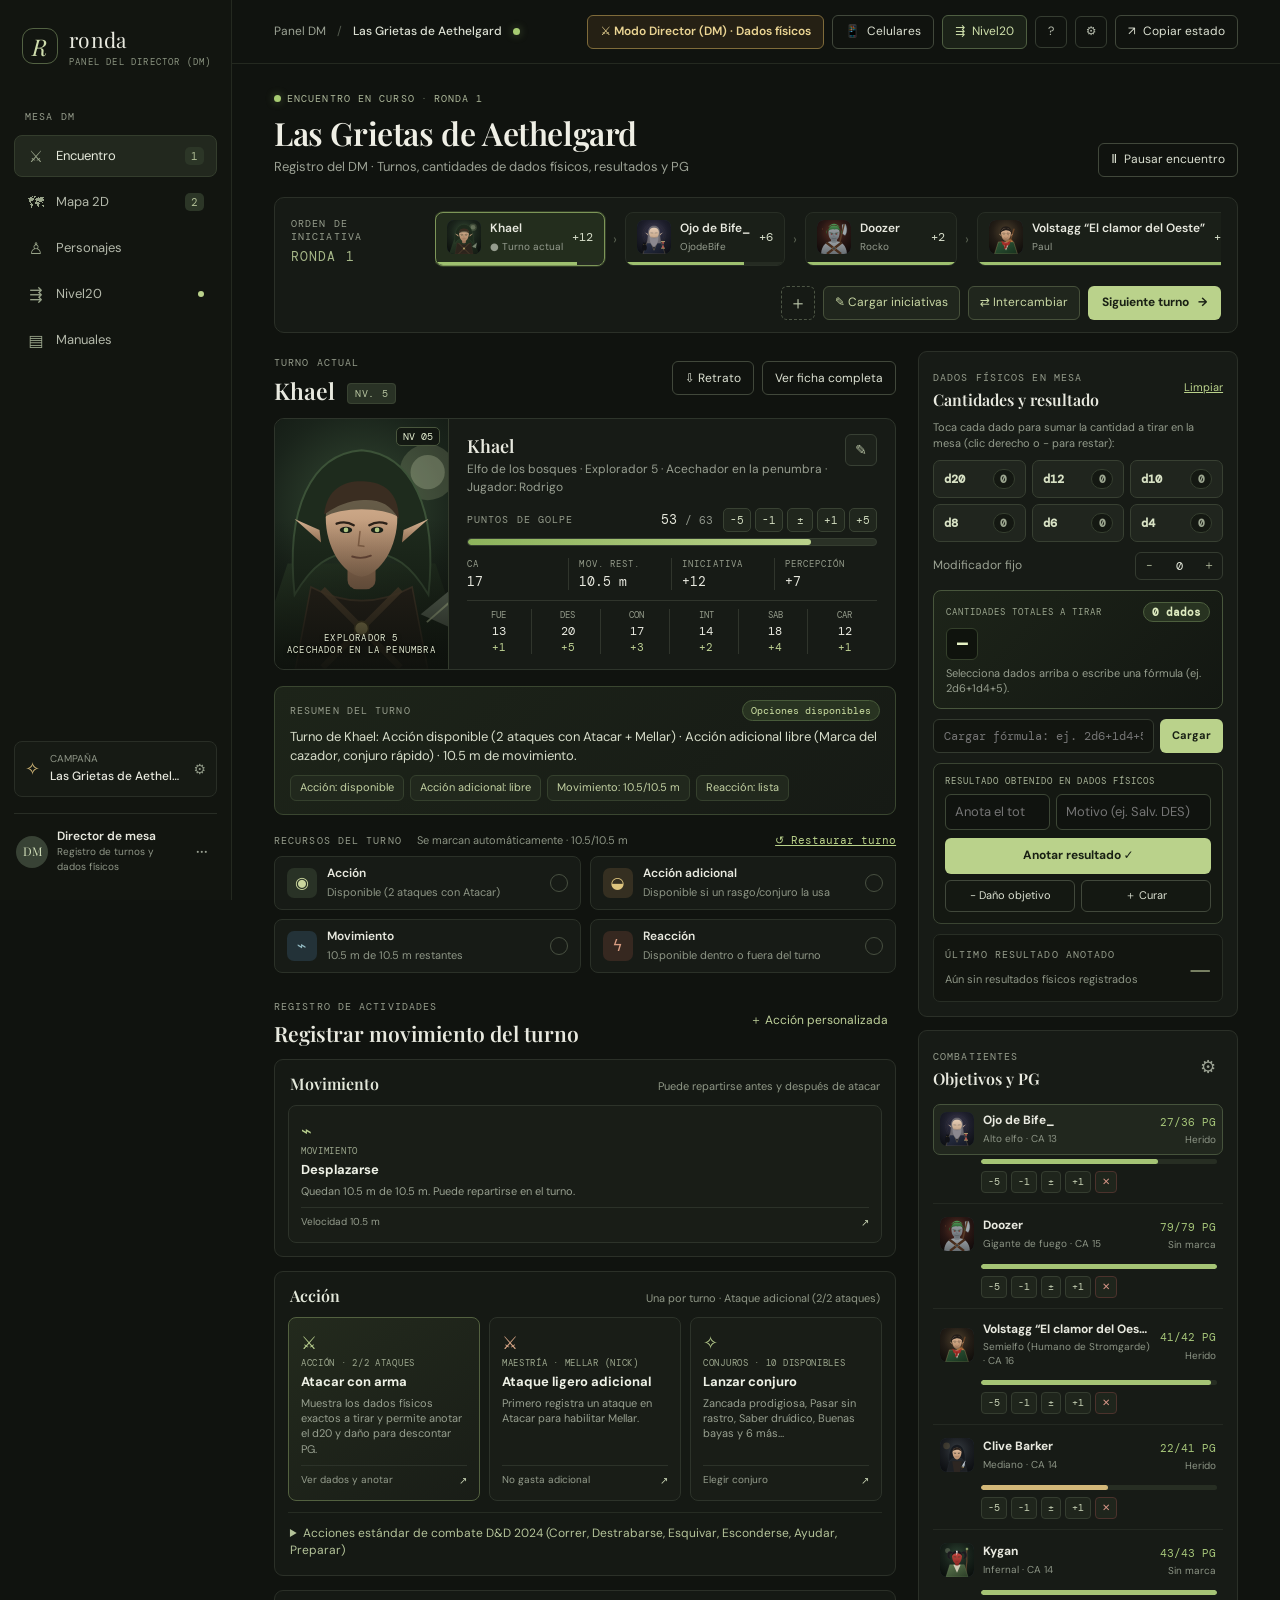
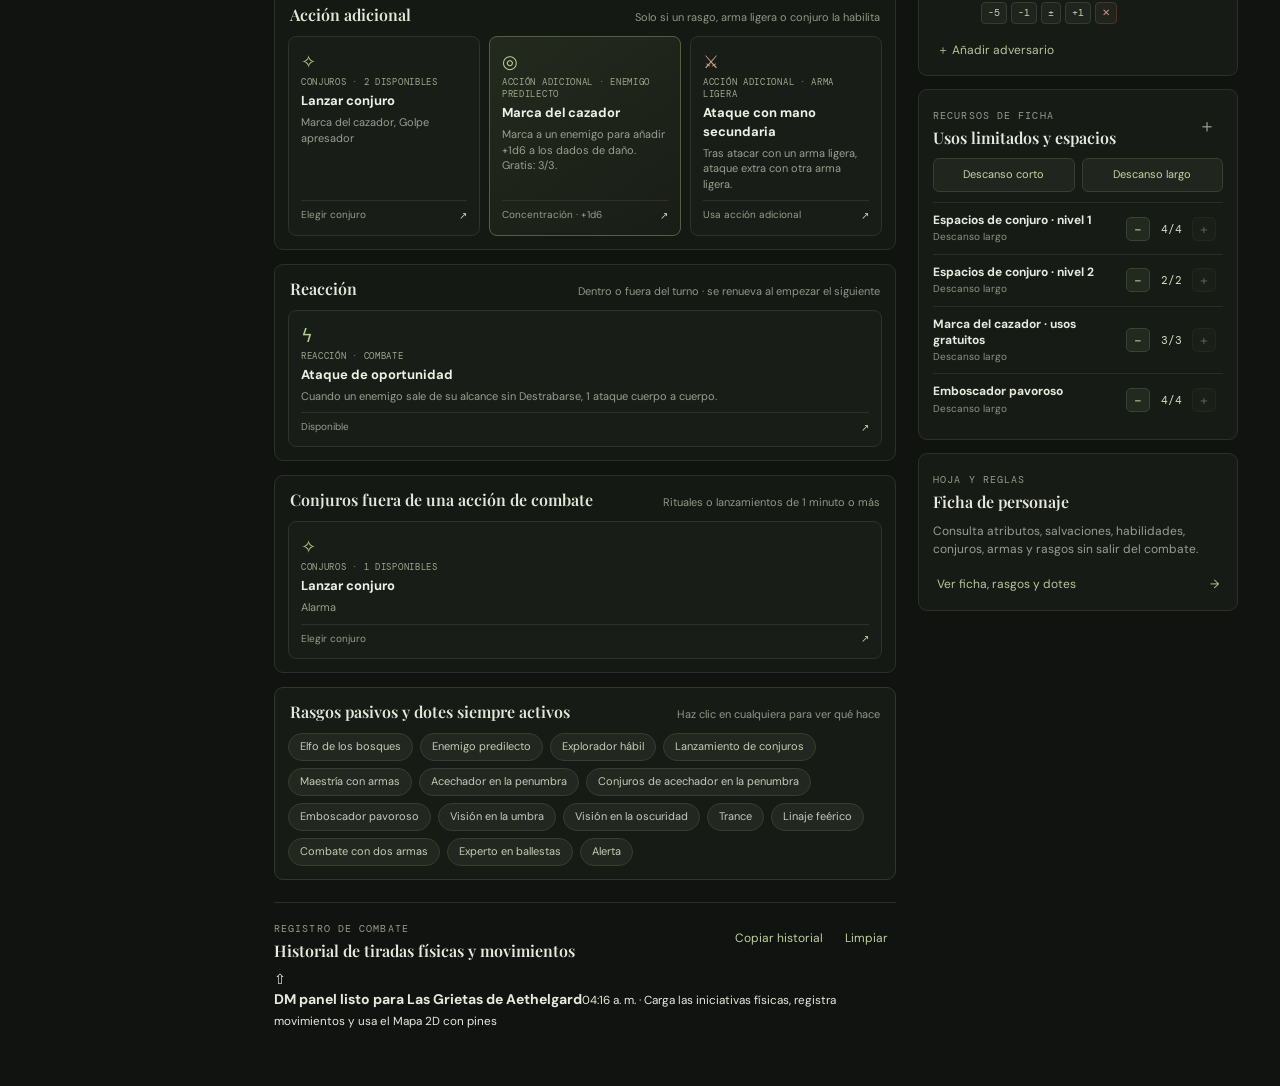
<file: index.html>
<!doctype html>
<html lang="es">
<head>
  <meta charset="utf-8">
  <meta name="viewport" content="width=device-width, initial-scale=1">
  <meta name="theme-color" content="#10130f">
  <title>Ronda — Panel DM · D&amp;D 2024 (Dados físicos)</title>
  <link rel="preconnect" href="https://fonts.googleapis.com">
  <link rel="preconnect" href="https://fonts.gstatic.com" crossorigin>
  <link href="https://fonts.googleapis.com/css2?family=DM+Mono:wght@400;500&family=DM+Sans:wght@400;500;600;700&family=Playfair+Display:wght@600;700&display=swap" rel="stylesheet">
  <link rel="stylesheet" href="src/styles/main.css">
</head>
<body>
  <div id="appRoot"></div>
  <script src="lib/peerjs.min.js"></script>
  <script src="lib/qrcode.js"></script>
  <script type="module" src="src/presentation/main.js"></script>
</body>
</html>
</file>
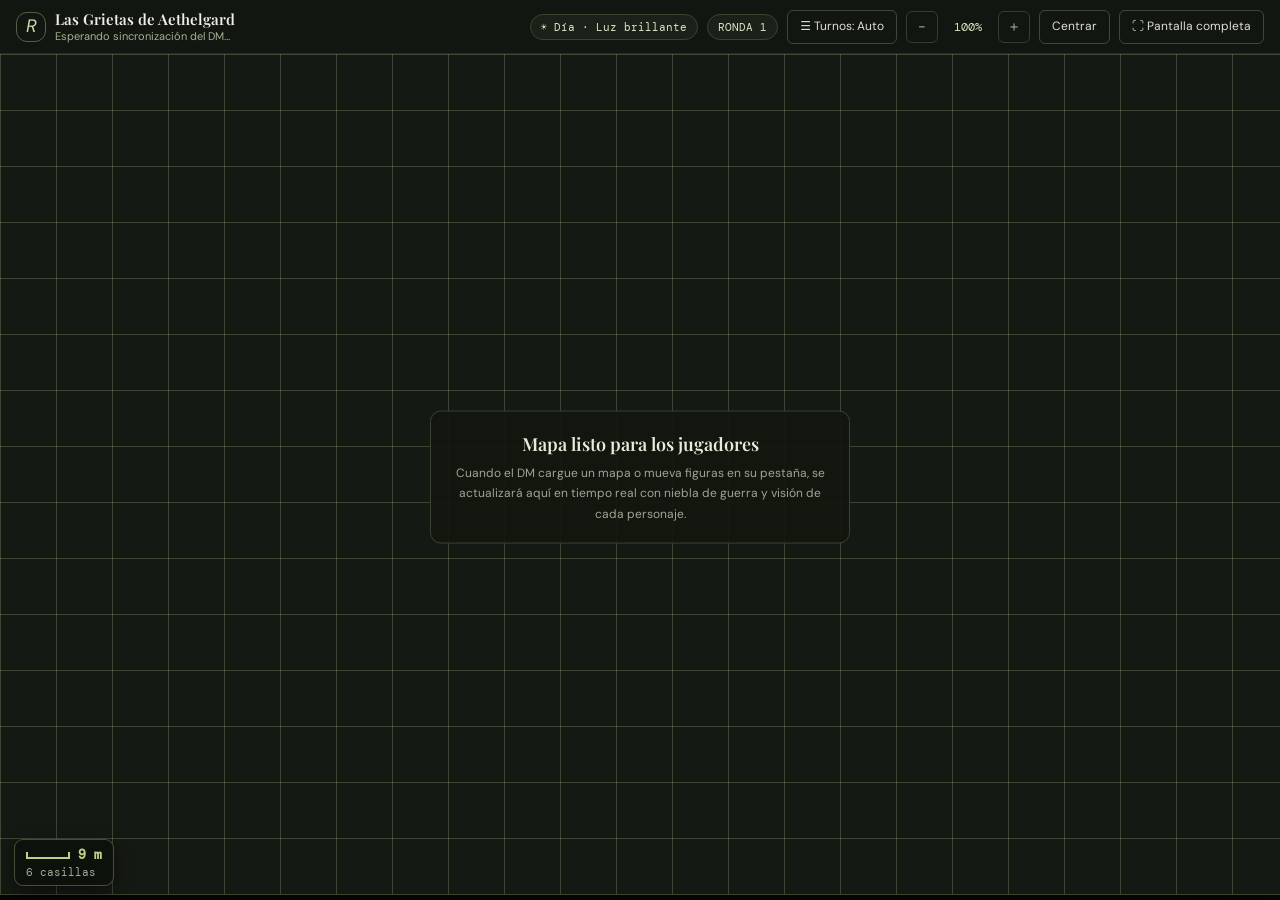
<file: player-map.html>
<!doctype html>
<html lang="es">
<head>
  <meta charset="utf-8">
  <meta name="viewport" content="width=device-width, initial-scale=1">
  <meta name="theme-color" content="#0b0d0a">
  <title>Ronda — Mapa para Jugadores</title>
  <link rel="preconnect" href="https://fonts.googleapis.com">
  <link rel="preconnect" href="https://fonts.gstatic.com" crossorigin>
  <link href="https://fonts.googleapis.com/css2?family=DM+Mono:wght@400;500&family=DM+Sans:wght@400;500;600;700&family=Playfair+Display:wght@600;700&display=swap" rel="stylesheet">
  <link rel="stylesheet" href="src/styles/main.css">
</head>
<body class="player-map-body">
  <div class="fs-hover-zone" id="fsHoverZone" aria-hidden="true"></div>

  <header class="player-map-hud" id="playerMapHud">
    <div class="player-hud-left">
      <span class="brand-mark small-mark">R</span>
      <div>
        <b id="playerCampaignName">Las Grietas de Aethelgard</b>
        <small id="playerTurnBanner">Esperando sincronización del DM…</small>
      </div>
    </div>
    <div class="player-hud-right">
      <span class="light-pill" id="playerLightBadge">☀ Día · Luz brillante</span>
      <span class="light-pill" id="playerRoundBadge">RONDA 1</span>
      <button type="button" class="outline-btn" id="pToggleTurnsBtn" title="Mostrar/ocultar columna de próximos turnos (tecla T)">☰ Turnos: Auto</button>
      <button type="button" class="icon-btn" id="pZoomOut" title="Alejar">−</button>
      <span class="map-zoom-val" id="pZoomLabel">100%</span>
      <button type="button" class="icon-btn" id="pZoomIn" title="Acercar">＋</button>
      <button type="button" class="outline-btn" id="pFitBtn" title="Ajustar mapa a la pantalla">Centrar</button>
      <button type="button" class="outline-btn" id="pFullscreenBtn" title="Pantalla completa (tecla F)">⛶ Pantalla completa</button>
    </div>
  </header>

  <div class="player-map-workspace" id="playerWorkspace">
    <main class="player-map-viewport" id="playerViewport">
      <div class="map-stage" id="playerStage">
        <img id="playerBgImg" class="map-bg-img" alt="Mapa táctico" hidden draggable="false">
        <div class="map-grid-overlay" id="playerGridOverlay"></div>
        <div class="map-tokens-layer" id="playerTokensLayer"></div>
        <canvas class="fog-canvas" id="playerFogCanvas"></canvas>
      </div>

      <div class="map-scale-bar" id="playerScaleBar" title="Escala real del mapa">
        <div class="scale-bar-top">
          <span class="scale-bar-line"></span>
          <b class="scale-bar-label">9 m</b>
        </div>
        <small class="scale-bar-meta">6 casillas</small>
      </div>

      <div class="player-empty-msg" id="playerEmptyMsg" hidden>
        <b>Mapa listo para los jugadores</b>
        <span>Cuando el DM cargue un mapa o mueva figuras en su pestaña, se actualizará aquí en tiempo real con niebla de guerra y visión de cada personaje.</span>
      </div>
    </main>

    <aside class="player-turns-aside" id="playerTurnsAside" hidden aria-label="Próximos turnos">
      <div class="player-turns-head">
        <div>
          <span class="player-turns-kicker">ORDEN DE COMBATE</span>
          <h2>Próximos turnos</h2>
        </div>
        <span class="player-turns-round" id="asideRoundBadge">RONDA 1</span>
      </div>
      <div class="player-turns-list" id="playerTurnsList"></div>
      <div class="player-turns-foot">
        <small id="asideLightFooter">☀ Día · Luz brillante</small>
      </div>
    </aside>
  </div>

  <script type="module" src="src/presentation/player-map/main.js"></script>
</body>
</html>
</file>
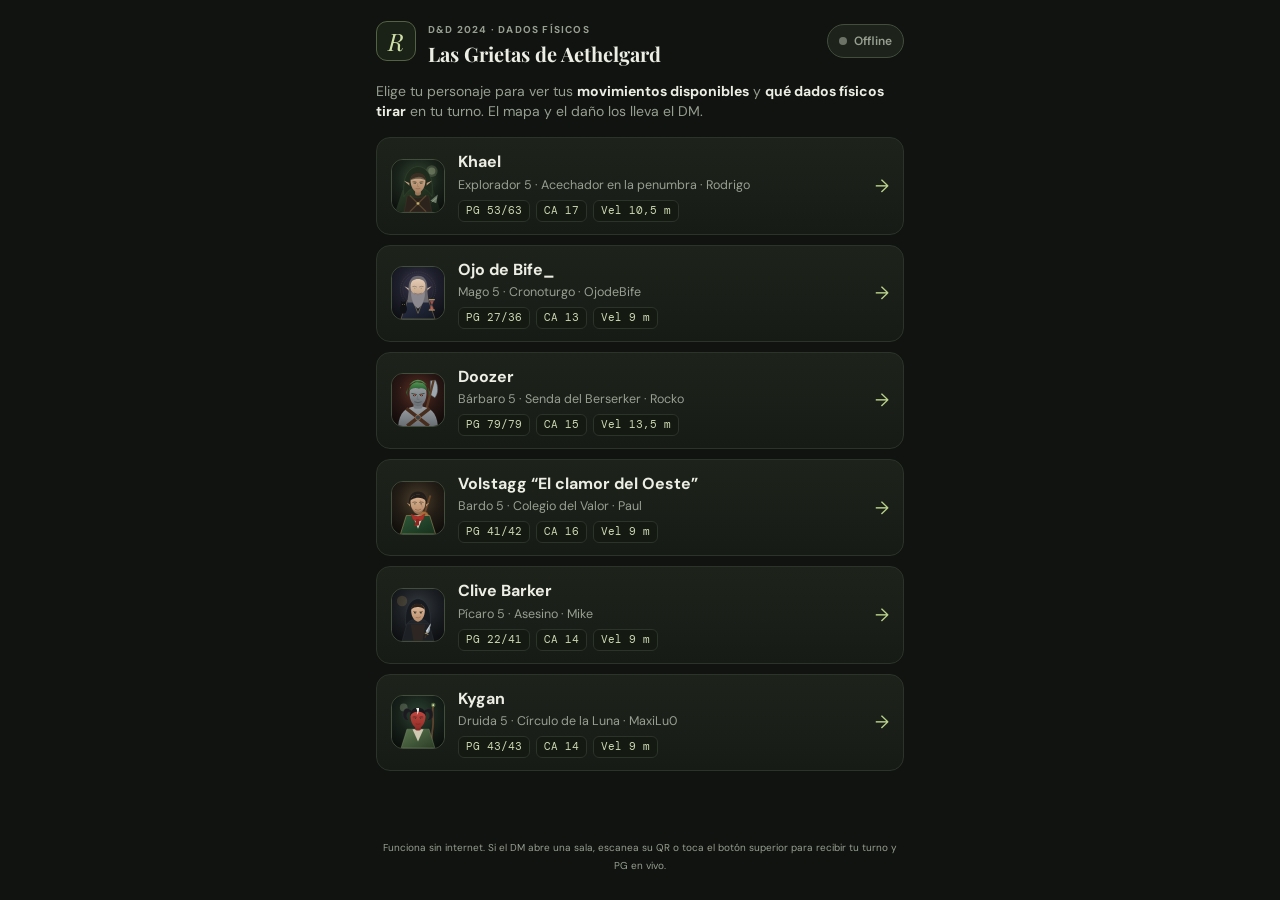
<file: player.html>
<!doctype html>
<html lang="es">
<head>
  <meta charset="utf-8">
  <meta name="viewport" content="width=device-width, initial-scale=1, viewport-fit=cover">
  <meta name="theme-color" content="#10130f">
  <meta name="apple-mobile-web-app-capable" content="yes">
  <meta name="apple-mobile-web-app-status-bar-style" content="black-translucent">
  <title>Ronda — Guía Móvil de Jugador · D&amp;D 2024</title>
  <link rel="manifest" href="player-manifest.webmanifest">
  <link rel="icon" type="image/png" href="assets/icons/icon48.png">
  <link rel="apple-touch-icon" href="assets/icons/icon128.png">
  <link rel="preconnect" href="https://fonts.googleapis.com">
  <link rel="preconnect" href="https://fonts.gstatic.com" crossorigin>
  <link href="https://fonts.googleapis.com/css2?family=DM+Mono:wght@400;500&family=DM+Sans:wght@400;500;600;700&family=Playfair+Display:wght@600;700&display=swap" rel="stylesheet">
  <link rel="stylesheet" href="src/styles/player/main.css">
</head>
<body>
  <div id="playerAppRoot"></div>
  <script src="lib/peerjs.min.js"></script>
  <script type="module" src="src/presentation/player-pwa/main.js"></script>
</body>
</html>
</file>
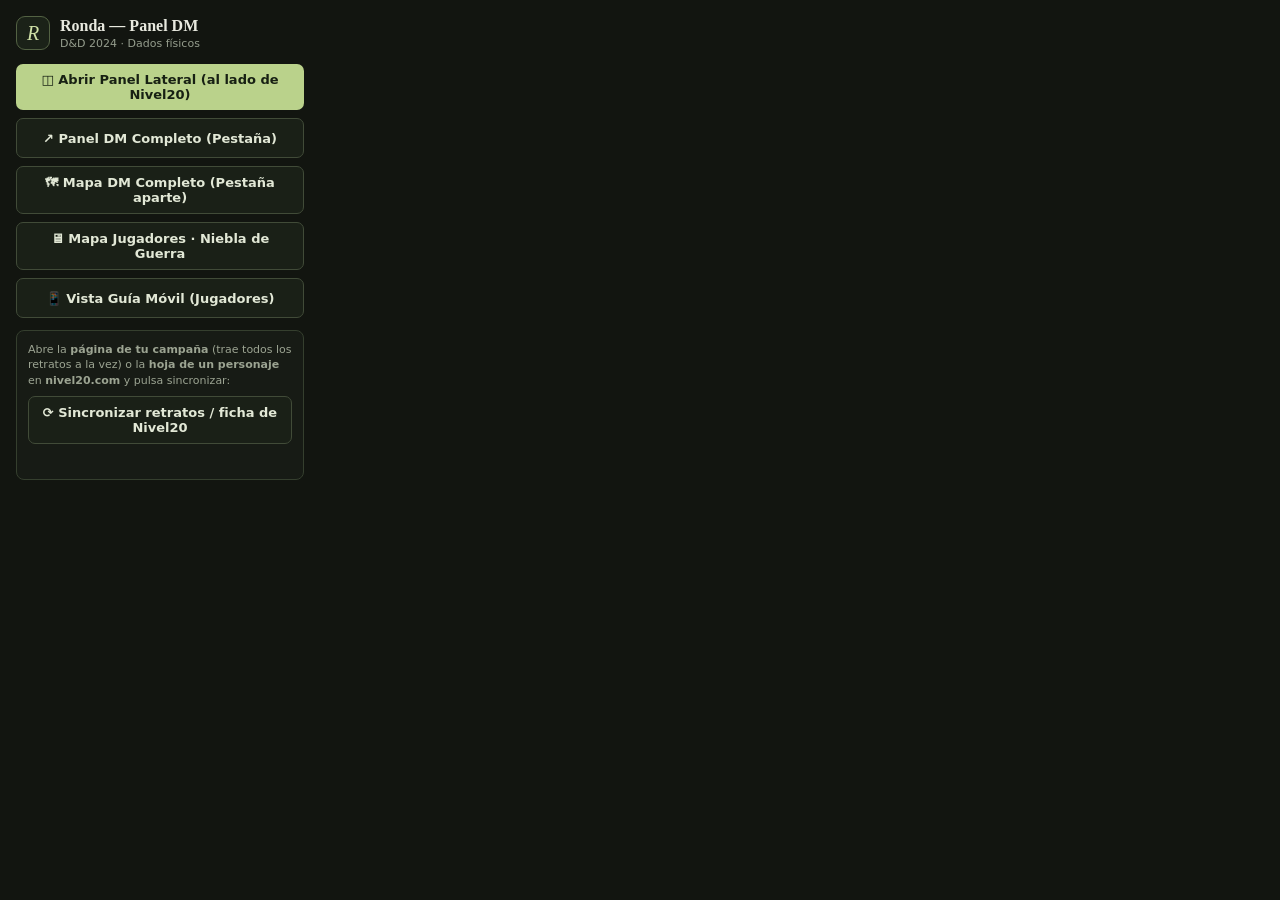
<file: src/extension/popup/popup.html>
<!doctype html>
<html lang="es">
<head>
  <meta charset="utf-8">
  <title>Ronda DM</title>
  <link rel="stylesheet" href="popup.css">
</head>
<body>
  <div class="head">
    <span class="mark">R</span>
    <div>
      <h1>Ronda — Panel DM</h1>
      <span class="sub">D&amp;D 2024 · Dados físicos</span>
    </div>
  </div>

  <div class="stack">
    <button type="button" class="primary" id="openSidePanel">◫ Abrir Panel Lateral (al lado de Nivel20)</button>
    <button type="button" class="secondary" id="openFullTab">↗ Panel DM Completo (Pestaña)</button>
    <button type="button" class="secondary" id="openDmMapPopupBtn">🗺 Mapa DM Completo (Pestaña aparte)</button>
    <button type="button" class="secondary" id="openPlayerMapPopupBtn">🖥 Mapa Jugadores · Niebla de Guerra</button>
    <button type="button" class="secondary" id="openMobileGuidePopupBtn">📱 Vista Guía Móvil (Jugadores)</button>
  </div>

  <div class="sync-box">
    <small id="tabHint">Abre la <b>página de tu campaña</b> (trae todos los retratos a la vez) o la <b>hoja de un personaje</b> en <b>nivel20.com</b> y pulsa sincronizar:</small>
    <button type="button" class="secondary" id="syncBtn">⟳ Sincronizar retratos / ficha de Nivel20</button>
    <div class="status" id="statusMsg"></div>
  </div>

  <script src="popup.js"></script>
</body>
</html>
</file>
<file: src/styles/main.css>
@import './base/tokens-reset.css';
@import './layout/layout-01.css';
@import './layout/layout-02.css';
@import './layout/layout-03.css';
@import './components/ui-01.css';
@import './components/ui-02.css';
@import './components/ui-03.css';
@import './components/ui-04.css';
@import './components/ui-05.css';
@import './components/ui-06.css';
@import './components/ui-07.css';
@import './components/ui-08.css';
@import './features/feature-01.css';
@import './features/feature-02.css';
@import './features/feature-03.css';
@import './features/feature-04.css';
@import './features/feature-05.css';
@import './features/feature-06.css';
@import './features/feature-07.css';
@import './features/feature-08.css';
@import './features/feature-09.css';
@import './features/feature-10.css';
@import './features/feature-11.css';
@import './features/feature-12.css';
@import './features/feature-13.css';
@import './features/feature-14.css';
@import './features/feature-15.css';
@import './features/feature-16.css';
@import './features/mobile-action-banner.css';
@import './features/umbral-enemy-vision.css';
</file>
<file: src/styles/player/main.css>
@import './tokens-base.css';
@import './picker.css';
@import './header-banner.css';
@import './turn-resources.css';
@import './dice-cards.css';
@import './actions-spells.css';
@import './checks-sheet.css';
@import './modals-sync.css';
@import './responsive.css';
@import './extras.css';
@import './turn-choices.css';
@import './turn-active-end.css';
</file>
<file: src/extension/popup/popup.css>
* { box-sizing: border-box; }
body {
  margin: 0;
  width: 320px;
  background: #121510;
  color: #e8e9df;
  font-family: system-ui, -apple-system, 'Segoe UI', sans-serif;
  padding: 16px;
}
.head {
  display: flex;
  align-items: center;
  gap: 10px;
  margin-bottom: 14px;
}
.mark {
  width: 34px;
  height: 34px;
  border-radius: 9px;
  border: 1px solid #536243;
  background: #1b2218;
  color: #cfe0a6;
  display: grid;
  place-items: center;
  font-family: Georgia, serif;
  font-size: 20px;
  font-style: italic;
}
h1 {
  margin: 0;
  font-size: 16px;
  font-family: Georgia, serif;
}
.sub {
  display: block;
  font-size: 11px;
  color: #959d8d;
  margin-top: 2px;
}
.stack {
  display: grid;
  gap: 8px;
}
button {
  width: 100%;
  min-height: 40px;
  border-radius: 7px;
  font: inherit;
  font-size: 13px;
  font-weight: 600;
  cursor: pointer;
  display: flex;
  align-items: center;
  justify-content: center;
  gap: 8px;
  padding: 8px 12px;
}
.primary {
  border: 0;
  background: #bad28b;
  color: #172013;
}
.primary:hover { background: #cbe29f; }
.secondary {
  border: 1px solid #414b38;
  background: #1a2017;
  color: #e2e8d6;
}
.secondary:hover { border-color: #71835b; background: #232b1f; }
.sync-box {
  margin-top: 12px;
  padding: 11px;
  border-radius: 8px;
  border: 1px solid #353f2e;
  background: #171b15;
}
.sync-box small {
  display: block;
  font-size: 11px;
  color: #9ca492;
  margin-bottom: 8px;
  line-height: 1.4;
}
.status {
  margin-top: 8px;
  font-size: 11px;
  color: #c8db9e;
  min-height: 16px;
  line-height: 1.4;
}
.status.err { color: #eea596; }
</file>
